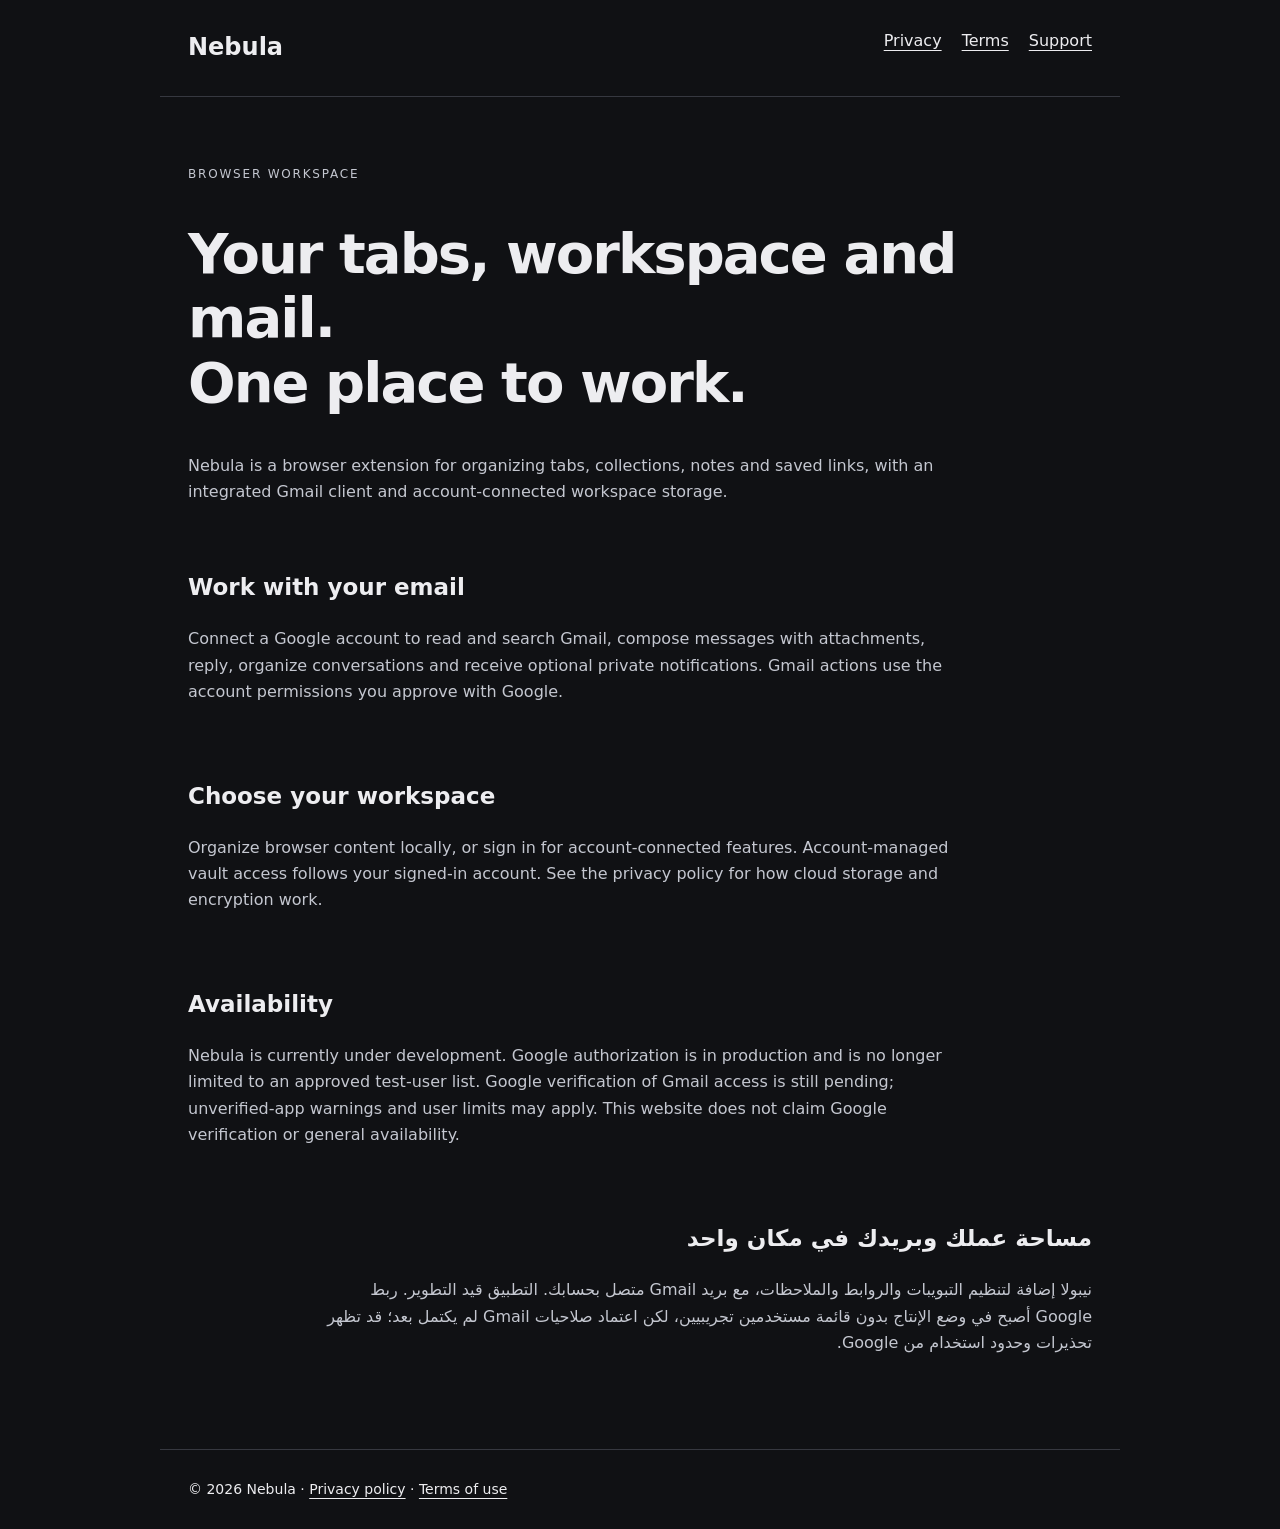
<file: index.html>
<!doctype html>
<html lang="en"><head><meta name="google-site-verification" content="d-E4gs-s0Jlio6o0fI2ygYwvnXjOMGgdoTO-6v4bXB0" /><meta charset="utf-8"><meta name="viewport" content="width=device-width,initial-scale=1"><meta name="description" content="Nebula browser workspace and connected Gmail client."><title>Nebula — Your browser workspace</title><link rel="stylesheet" href="style.css"></head>
<body><header><a href="./" class="brand">Nebula</a><nav aria-label="Main"><a href="privacy.html">Privacy</a><a href="terms.html">Terms</a><a href="mailto:ahmed.kamal.frawelo@gmail.com">Support</a></nav></header><main>
<p class="eyebrow">BROWSER WORKSPACE</p><h1>Your tabs, workspace and mail.<br>One place to work.</h1>
<p>Nebula is a browser extension for organizing tabs, collections, notes and saved links, with an integrated Gmail client and account-connected workspace storage.</p>
<section><h2>Work with your email</h2><p>Connect a Google account to read and search Gmail, compose messages with attachments, reply, organize conversations and receive optional private notifications. Gmail actions use the account permissions you approve with Google.</p></section>
<section><h2>Choose your workspace</h2><p>Organize browser content locally, or sign in for account-connected features. Account-managed vault access follows your signed-in account. See the privacy policy for how cloud storage and encryption work.</p></section>
<section><h2>Availability</h2><p>Nebula is currently under development. Google authorization is in production and is no longer limited to an approved test-user list. Google verification of Gmail access is still pending; unverified-app warnings and user limits may apply. This website does not claim Google verification or general availability.</p></section>
<section lang="ar" dir="rtl"><h2>مساحة عملك وبريدك في مكان واحد</h2><p>نيبولا إضافة لتنظيم التبويبات والروابط والملاحظات، مع بريد Gmail متصل بحسابك. التطبيق قيد التطوير. ربط Google أصبح في وضع الإنتاج بدون قائمة مستخدمين تجريبيين، لكن اعتماد صلاحيات Gmail لم يكتمل بعد؛ قد تظهر تحذيرات وحدود استخدام من Google.</p></section>
</main><footer>© 2026 Nebula · <a href="privacy.html">Privacy policy</a> · <a href="terms.html">Terms of use</a></footer></body></html>
</file>
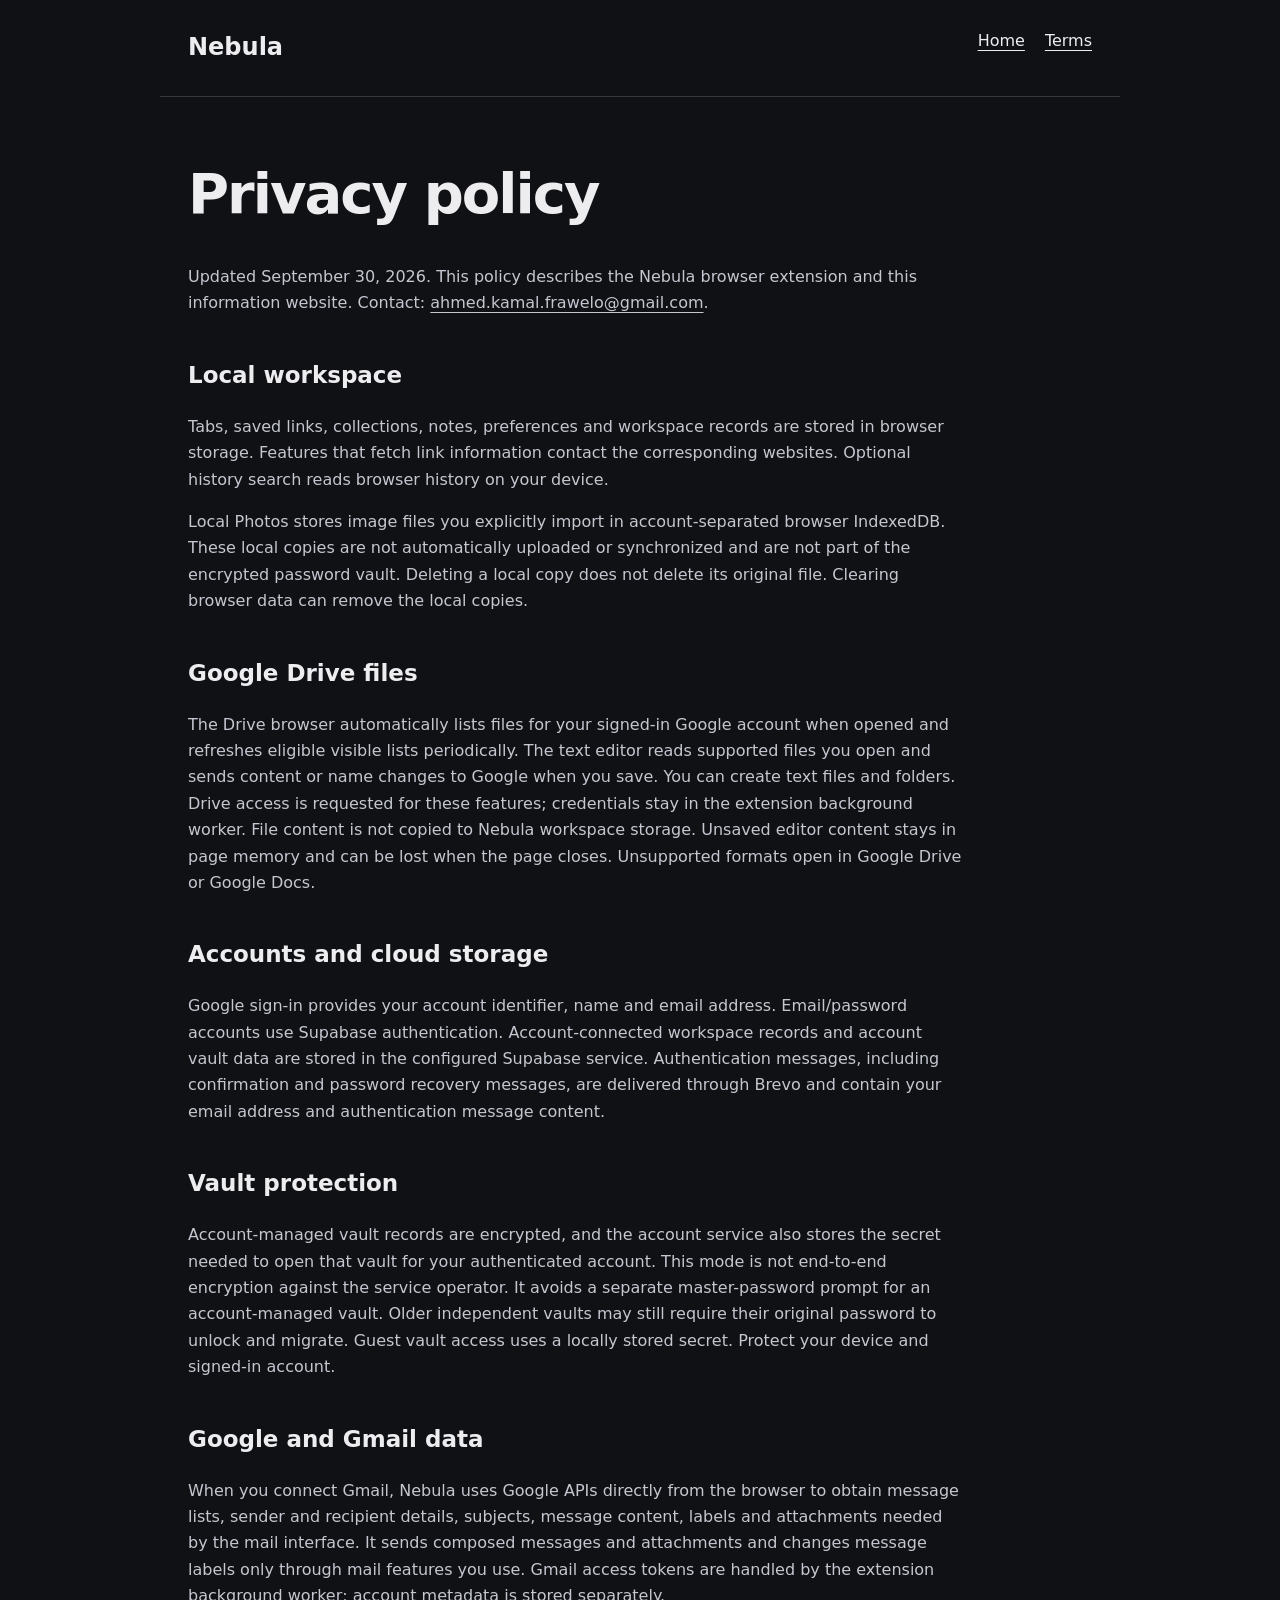
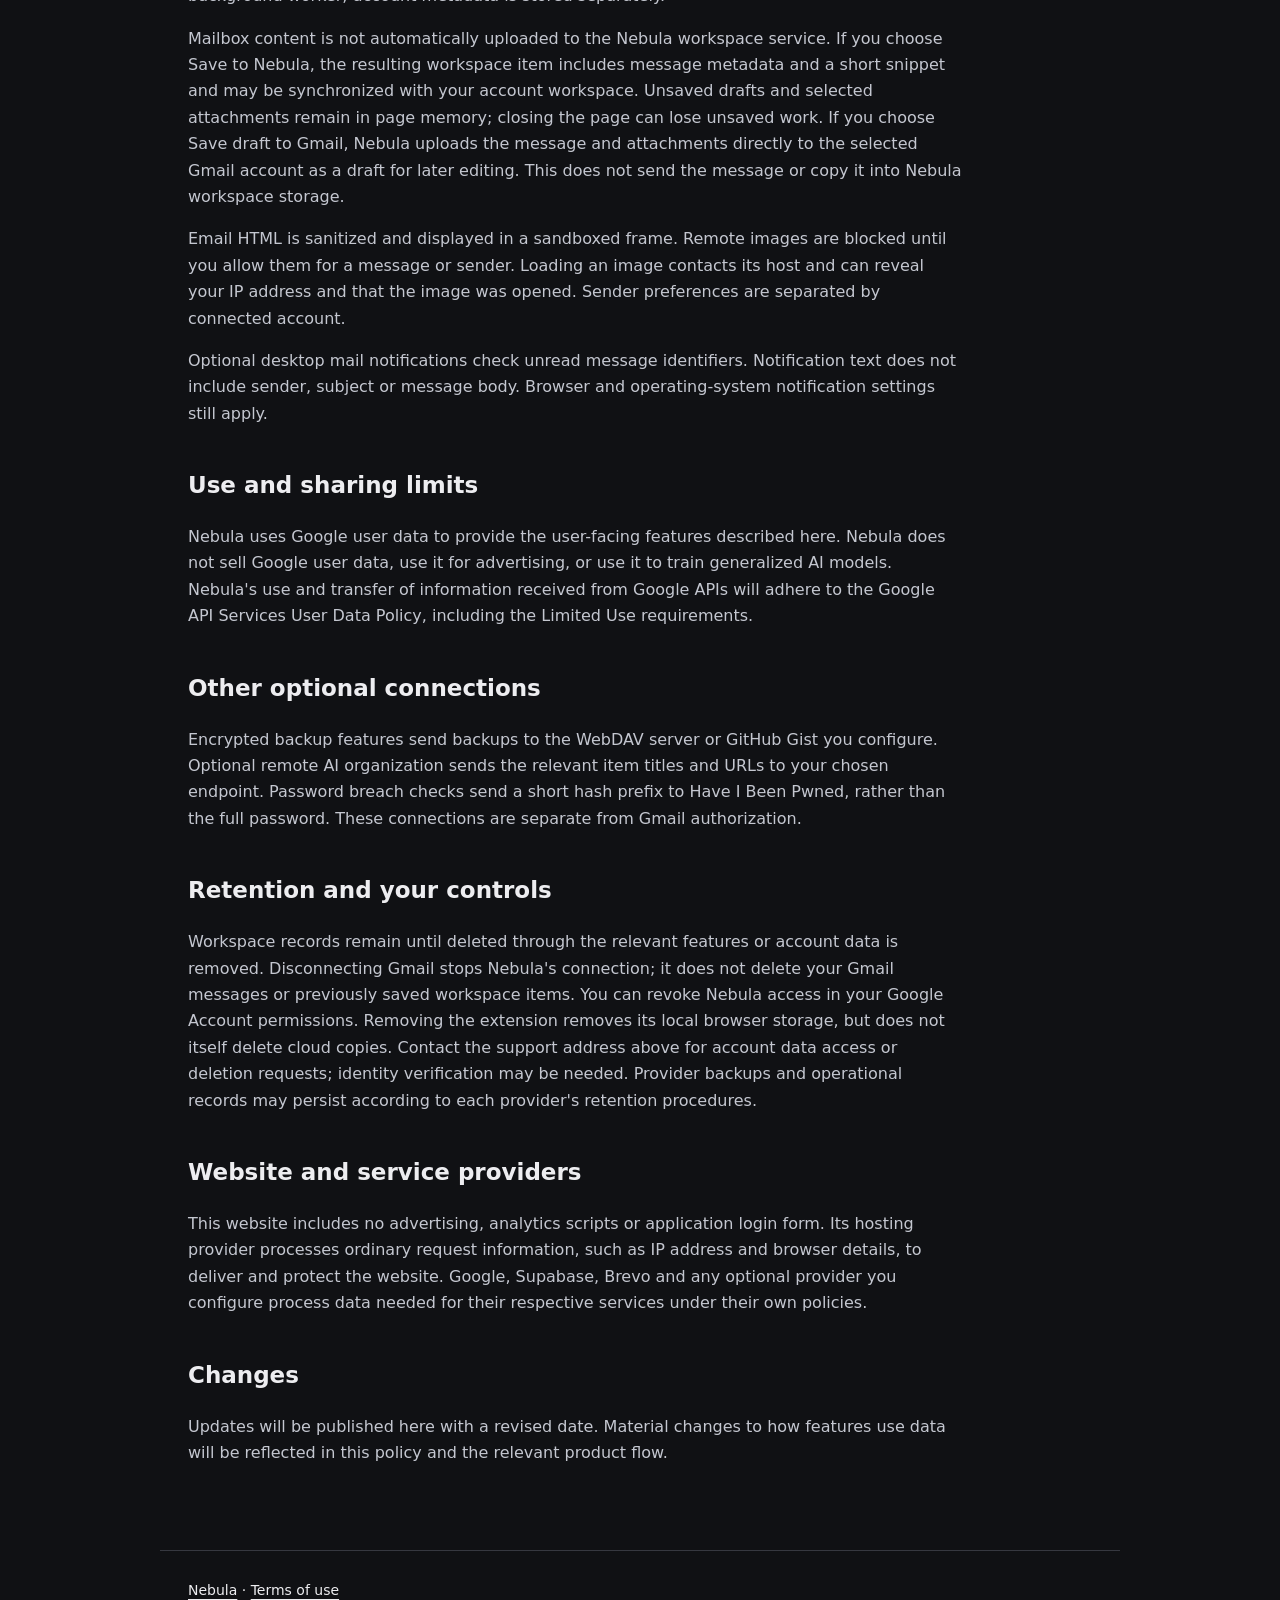
<file: privacy.html>
<!doctype html>
<html lang="en"><head><meta charset="utf-8"><meta name="viewport" content="width=device-width,initial-scale=1"><title>Nebula — Privacy policy</title><link rel="stylesheet" href="style.css"></head><body><header><a href="./" class="brand">Nebula</a><nav aria-label="Main"><a href="./">Home</a><a href="terms.html">Terms</a></nav></header><main>
<h1>Privacy policy</h1><p>Updated September 30, 2026. This policy describes the Nebula browser extension and this information website. Contact: <a href="mailto:ahmed.kamal.frawelo@gmail.com">ahmed.kamal.frawelo@gmail.com</a>.</p>
<h2>Local workspace</h2><p>Tabs, saved links, collections, notes, preferences and workspace records are stored in browser storage. Features that fetch link information contact the corresponding websites. Optional history search reads browser history on your device.</p>
<p>Local Photos stores image files you explicitly import in account-separated browser IndexedDB. These local copies are not automatically uploaded or synchronized and are not part of the encrypted password vault. Deleting a local copy does not delete its original file. Clearing browser data can remove the local copies.</p>
<h2>Google Drive files</h2><p>The Drive browser automatically lists files for your signed-in Google account when opened and refreshes eligible visible lists periodically. The text editor reads supported files you open and sends content or name changes to Google when you save. You can create text files and folders. Drive access is requested for these features; credentials stay in the extension background worker. File content is not copied to Nebula workspace storage. Unsaved editor content stays in page memory and can be lost when the page closes. Unsupported formats open in Google Drive or Google Docs.</p>
<h2>Accounts and cloud storage</h2><p>Google sign-in provides your account identifier, name and email address. Email/password accounts use Supabase authentication. Account-connected workspace records and account vault data are stored in the configured Supabase service. Authentication messages, including confirmation and password recovery messages, are delivered through Brevo and contain your email address and authentication message content.</p>
<h2>Vault protection</h2><p>Account-managed vault records are encrypted, and the account service also stores the secret needed to open that vault for your authenticated account. This mode is not end-to-end encryption against the service operator. It avoids a separate master-password prompt for an account-managed vault. Older independent vaults may still require their original password to unlock and migrate. Guest vault access uses a locally stored secret. Protect your device and signed-in account.</p>
<h2>Google and Gmail data</h2><p>When you connect Gmail, Nebula uses Google APIs directly from the browser to obtain message lists, sender and recipient details, subjects, message content, labels and attachments needed by the mail interface. It sends composed messages and attachments and changes message labels only through mail features you use. Gmail access tokens are handled by the extension background worker; account metadata is stored separately.</p>
<p>Mailbox content is not automatically uploaded to the Nebula workspace service. If you choose Save to Nebula, the resulting workspace item includes message metadata and a short snippet and may be synchronized with your account workspace. Unsaved drafts and selected attachments remain in page memory; closing the page can lose unsaved work. If you choose Save draft to Gmail, Nebula uploads the message and attachments directly to the selected Gmail account as a draft for later editing. This does not send the message or copy it into Nebula workspace storage.</p>
<p>Email HTML is sanitized and displayed in a sandboxed frame. Remote images are blocked until you allow them for a message or sender. Loading an image contacts its host and can reveal your IP address and that the image was opened. Sender preferences are separated by connected account.</p>
<p>Optional desktop mail notifications check unread message identifiers. Notification text does not include sender, subject or message body. Browser and operating-system notification settings still apply.</p>
<h2>Use and sharing limits</h2><p>Nebula uses Google user data to provide the user-facing features described here. Nebula does not sell Google user data, use it for advertising, or use it to train generalized AI models. Nebula's use and transfer of information received from Google APIs will adhere to the Google API Services User Data Policy, including the Limited Use requirements.</p>
<h2>Other optional connections</h2><p>Encrypted backup features send backups to the WebDAV server or GitHub Gist you configure. Optional remote AI organization sends the relevant item titles and URLs to your chosen endpoint. Password breach checks send a short hash prefix to Have I Been Pwned, rather than the full password. These connections are separate from Gmail authorization.</p>
<h2>Retention and your controls</h2><p>Workspace records remain until deleted through the relevant features or account data is removed. Disconnecting Gmail stops Nebula's connection; it does not delete your Gmail messages or previously saved workspace items. You can revoke Nebula access in your Google Account permissions. Removing the extension removes its local browser storage, but does not itself delete cloud copies. Contact the support address above for account data access or deletion requests; identity verification may be needed. Provider backups and operational records may persist according to each provider's retention procedures.</p>
<h2>Website and service providers</h2><p>This website includes no advertising, analytics scripts or application login form. Its hosting provider processes ordinary request information, such as IP address and browser details, to deliver and protect the website. Google, Supabase, Brevo and any optional provider you configure process data needed for their respective services under their own policies.</p>
<h2>Changes</h2><p>Updates will be published here with a revised date. Material changes to how features use data will be reflected in this policy and the relevant product flow.</p>
</main><footer><a href="./">Nebula</a> · <a href="terms.html">Terms of use</a></footer></body></html>
</file>
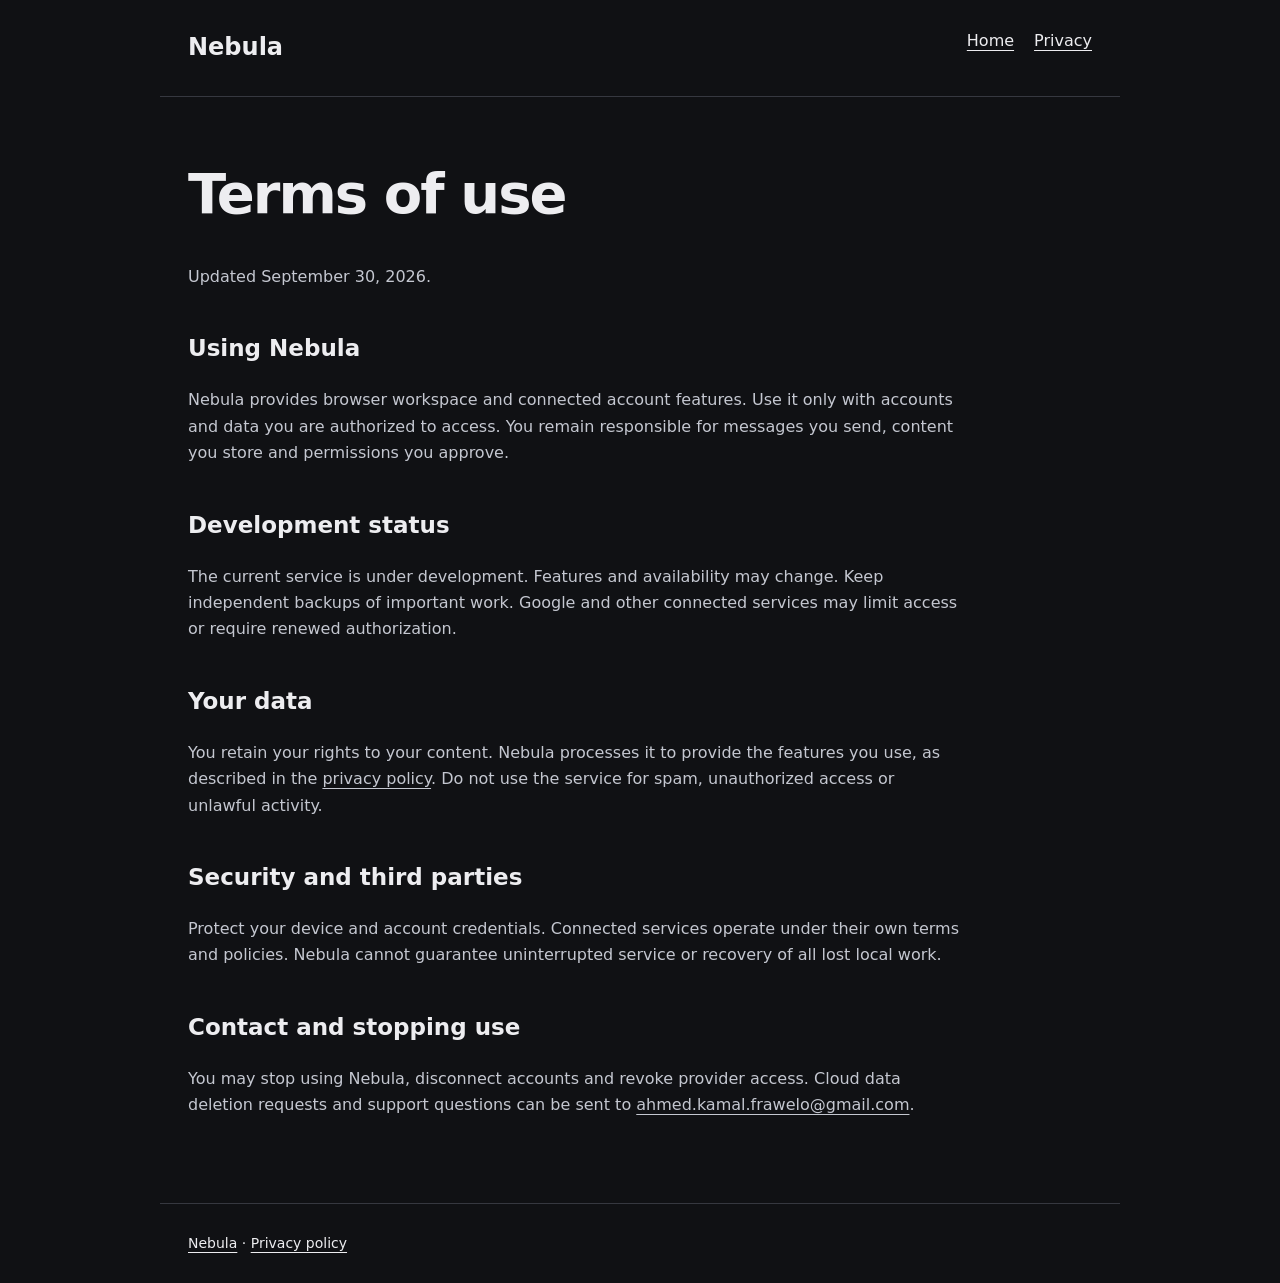
<file: terms.html>
<!doctype html>
<html lang="en"><head><meta charset="utf-8"><meta name="viewport" content="width=device-width,initial-scale=1"><title>Nebula — Terms of use</title><link rel="stylesheet" href="style.css"></head><body><header><a href="./" class="brand">Nebula</a><nav aria-label="Main"><a href="./">Home</a><a href="privacy.html">Privacy</a></nav></header><main><h1>Terms of use</h1><p>Updated September 30, 2026.</p><h2>Using Nebula</h2><p>Nebula provides browser workspace and connected account features. Use it only with accounts and data you are authorized to access. You remain responsible for messages you send, content you store and permissions you approve.</p><h2>Development status</h2><p>The current service is under development. Features and availability may change. Keep independent backups of important work. Google and other connected services may limit access or require renewed authorization.</p><h2>Your data</h2><p>You retain your rights to your content. Nebula processes it to provide the features you use, as described in the <a href="privacy.html">privacy policy</a>. Do not use the service for spam, unauthorized access or unlawful activity.</p><h2>Security and third parties</h2><p>Protect your device and account credentials. Connected services operate under their own terms and policies. Nebula cannot guarantee uninterrupted service or recovery of all lost local work.</p><h2>Contact and stopping use</h2><p>You may stop using Nebula, disconnect accounts and revoke provider access. Cloud data deletion requests and support questions can be sent to <a href="mailto:ahmed.kamal.frawelo@gmail.com">ahmed.kamal.frawelo@gmail.com</a>.</p></main><footer><a href="./">Nebula</a> · <a href="privacy.html">Privacy policy</a></footer></body></html>
</file>
<file: style.css>
:root{color-scheme:dark light;font-family:system-ui,sans-serif;line-height:1.65;background:#101114;color:#ededf0}*{box-sizing:border-box}body{margin:0}header,main,footer{max-width:960px;margin:auto;padding:28px}header{display:flex;justify-content:space-between;gap:24px;border-bottom:1px solid #363840}nav{display:flex;gap:20px;flex-wrap:wrap}a{color:inherit;text-underline-offset:4px}.brand{font-weight:750;text-decoration:none;font-size:24px}h1{font-size:clamp(32px,5vw,56px);line-height:1.15;letter-spacing:-.035em}h2{font-size:23px;margin-top:40px}p{max-width:76ch;color:#c4c7d0}.eyebrow{font-size:12px;letter-spacing:.15em;margin-top:40px}section{padding:8px 0}footer{border-top:1px solid #363840;font-size:14px;margin-top:40px}a:focus-visible{outline:2px solid #9caaff;outline-offset:5px}@media(max-width:540px){header{display:block}nav{margin-top:16px}header,main,footer{padding:22px}}
</file>
